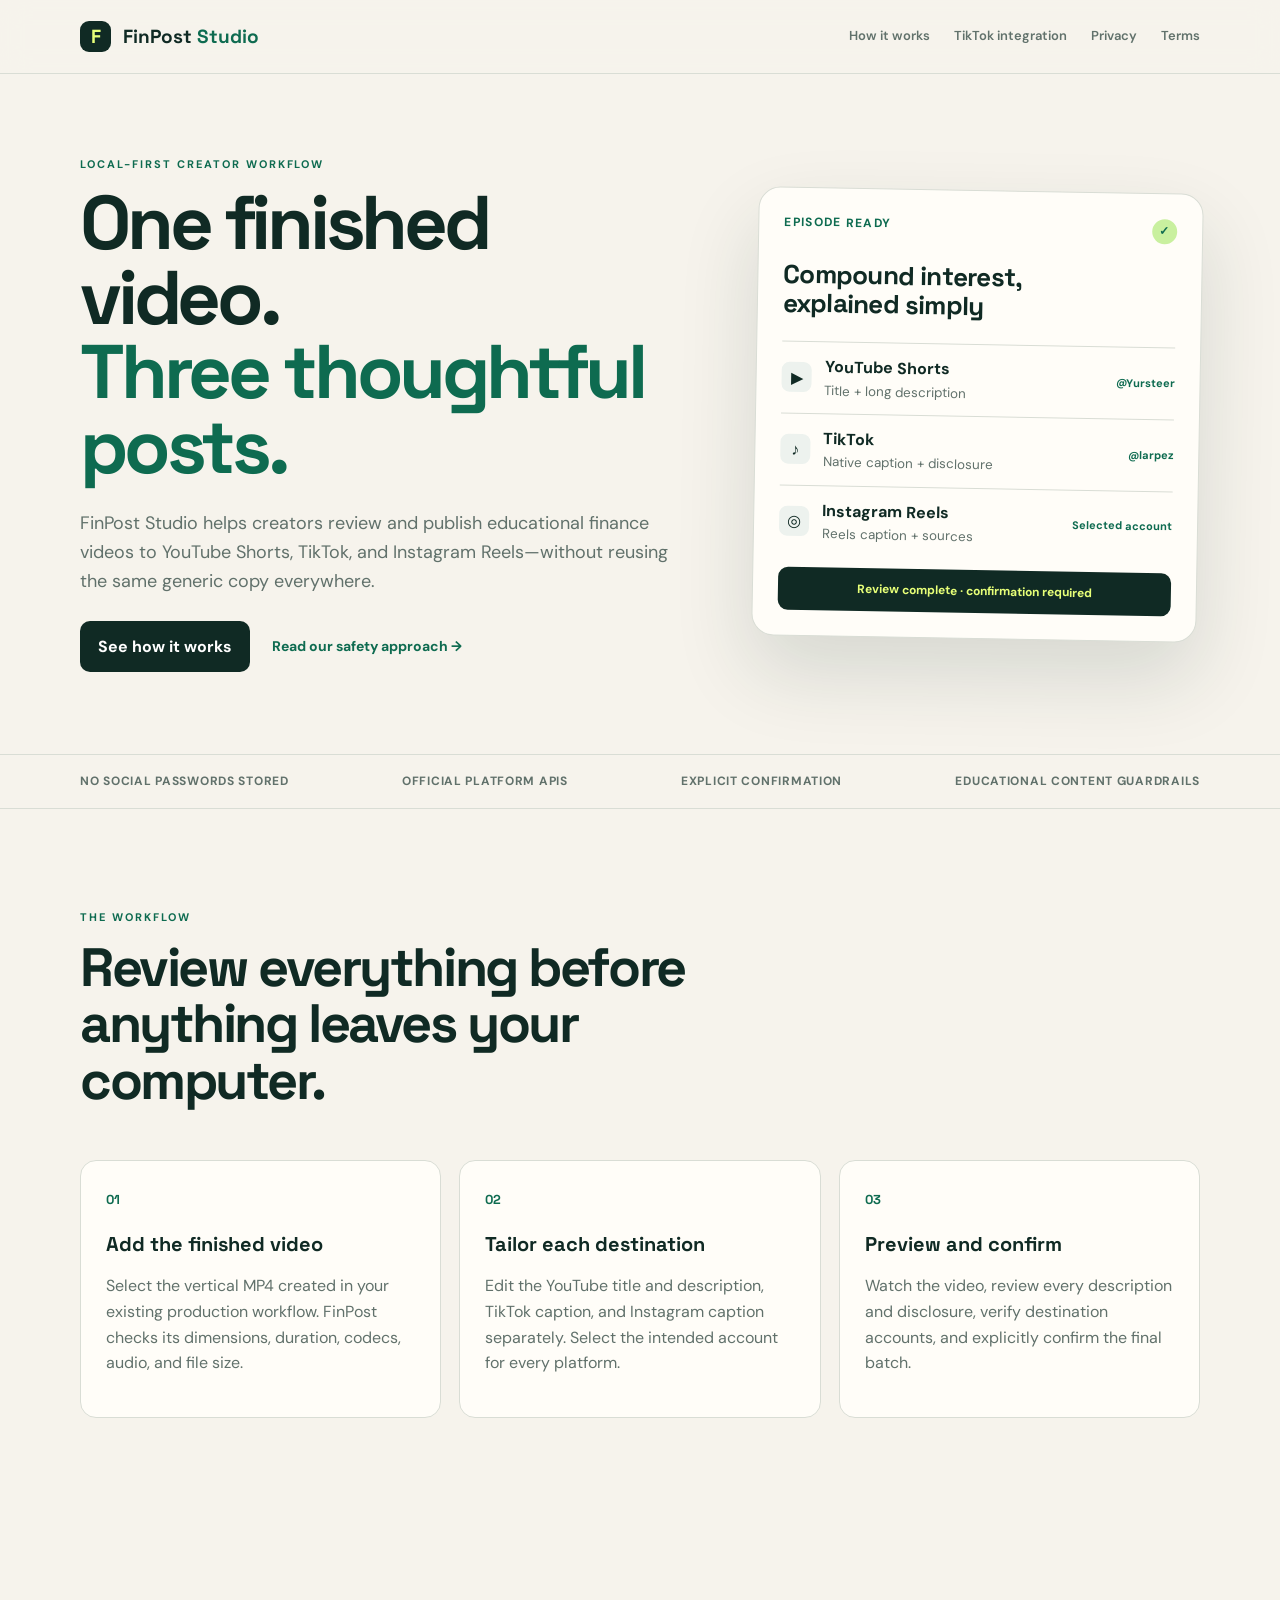
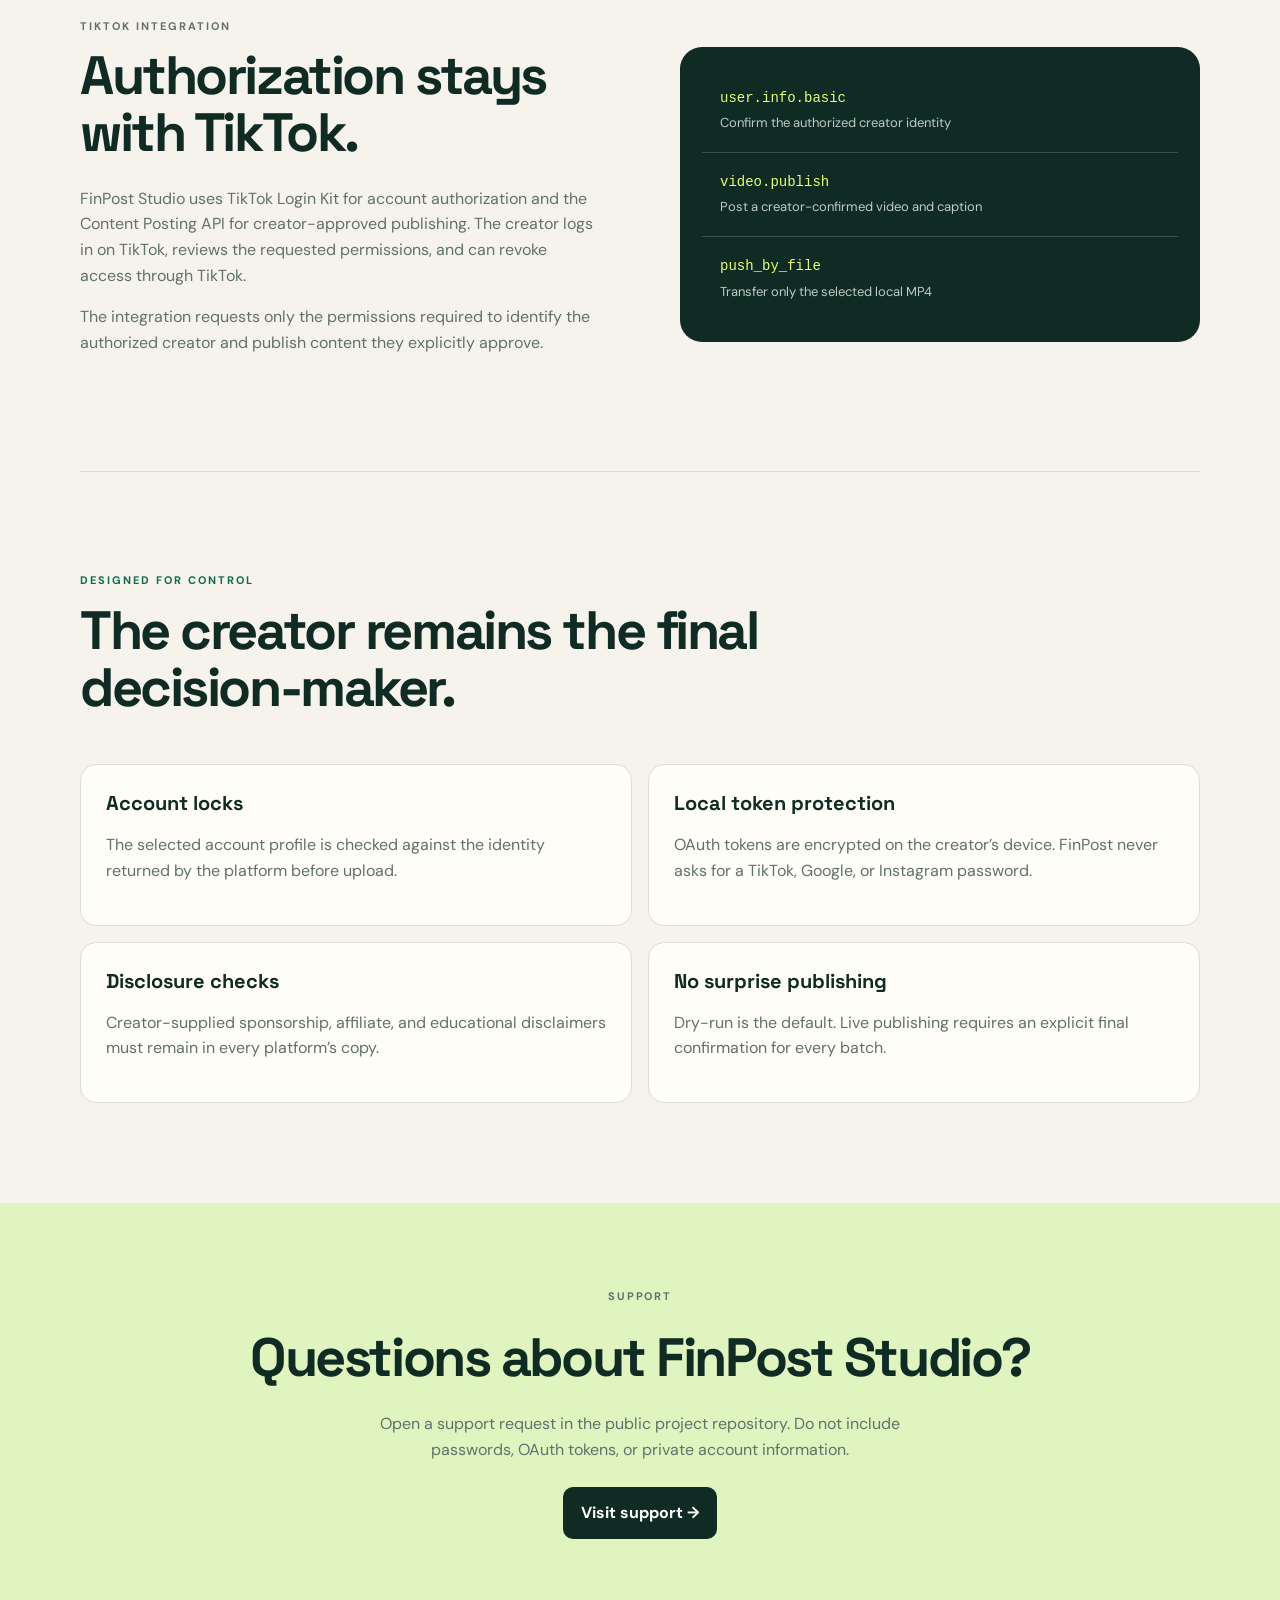
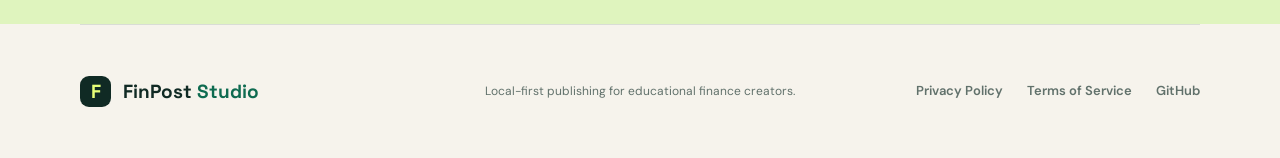
<file: index.html>
<!doctype html>
<html lang="en">
<head>
  <meta charset="utf-8">
  <meta name="viewport" content="width=device-width,initial-scale=1">
  <meta name="description" content="FinPost Studio is a local-first publishing workspace for educational finance videos.">
  <title>FinPost Studio — Publish with confidence</title>
  <link rel="icon" href="favicon.svg" type="image/svg+xml">
  <link rel="preconnect" href="https://fonts.googleapis.com">
  <link rel="preconnect" href="https://fonts.gstatic.com" crossorigin>
  <link href="https://fonts.googleapis.com/css2?family=DM+Sans:wght@400;500;600;700&family=Space+Grotesk:wght@600;700&display=swap" rel="stylesheet">
  <link rel="stylesheet" href="styles.css">
</head>
<body>
  <header class="nav">
    <a class="brand" href="./"><span>F</span> FinPost <em>Studio</em></a>
    <nav aria-label="Main navigation">
      <a href="#how-it-works">How it works</a>
      <a href="#tiktok">TikTok integration</a>
      <a href="privacy.html">Privacy</a>
      <a href="terms.html">Terms</a>
    </nav>
  </header>

  <main>
    <section class="hero">
      <div>
        <p class="eyebrow">LOCAL-FIRST CREATOR WORKFLOW</p>
        <h1>One finished video.<br><strong>Three thoughtful posts.</strong></h1>
        <p class="lead">FinPost Studio helps creators review and publish educational finance videos to YouTube Shorts, TikTok, and Instagram Reels—without reusing the same generic copy everywhere.</p>
        <div class="hero-actions">
          <a class="button" href="#how-it-works">See how it works</a>
          <a class="text-link" href="#safety">Read our safety approach →</a>
        </div>
      </div>
      <div class="workflow-card" aria-label="Example publishing checklist">
        <div class="card-top"><span>Episode ready</span><b>✓</b></div>
        <h2>Compound interest,<br>explained simply</h2>
        <div class="destination"><i class="youtube">▶</i><span><b>YouTube Shorts</b><small>Title + long description</small></span><em>@Yursteer</em></div>
        <div class="destination"><i class="tiktok">♪</i><span><b>TikTok</b><small>Native caption + disclosure</small></span><em>@larpez</em></div>
        <div class="destination"><i class="instagram">◎</i><span><b>Instagram Reels</b><small>Reels caption + sources</small></span><em>Selected account</em></div>
        <div class="confirm">Review complete · confirmation required</div>
      </div>
    </section>

    <section class="trust-strip" aria-label="Product principles">
      <span>No social passwords stored</span><span>Official platform APIs</span><span>Explicit confirmation</span><span>Educational content guardrails</span>
    </section>

    <section id="how-it-works" class="section">
      <div class="section-heading"><p class="eyebrow">THE WORKFLOW</p><h2>Review everything before anything leaves your computer.</h2></div>
      <div class="steps-grid">
        <article><b>01</b><h3>Add the finished video</h3><p>Select the vertical MP4 created in your existing production workflow. FinPost checks its dimensions, duration, codecs, audio, and file size.</p></article>
        <article><b>02</b><h3>Tailor each destination</h3><p>Edit the YouTube title and description, TikTok caption, and Instagram caption separately. Select the intended account for every platform.</p></article>
        <article><b>03</b><h3>Preview and confirm</h3><p>Watch the video, review every description and disclosure, verify destination accounts, and explicitly confirm the final batch.</p></article>
      </div>
    </section>

    <section id="tiktok" class="section split">
      <div>
        <p class="eyebrow">TIKTOK INTEGRATION</p>
        <h2>Authorization stays with TikTok.</h2>
        <p>FinPost Studio uses TikTok Login Kit for account authorization and the Content Posting API for creator-approved publishing. The creator logs in on TikTok, reviews the requested permissions, and can revoke access through TikTok.</p>
        <p>The integration requests only the permissions required to identify the authorized creator and publish content they explicitly approve.</p>
      </div>
      <div class="permission-card">
        <div><code>user.info.basic</code><span>Confirm the authorized creator identity</span></div>
        <div><code>video.publish</code><span>Post a creator-confirmed video and caption</span></div>
        <div><code>push_by_file</code><span>Transfer only the selected local MP4</span></div>
      </div>
    </section>

    <section id="safety" class="section safety-section">
      <div class="section-heading"><p class="eyebrow">DESIGNED FOR CONTROL</p><h2>The creator remains the final decision-maker.</h2></div>
      <div class="safety-grid">
        <article><h3>Account locks</h3><p>The selected account profile is checked against the identity returned by the platform before upload.</p></article>
        <article><h3>Local token protection</h3><p>OAuth tokens are encrypted on the creator’s device. FinPost never asks for a TikTok, Google, or Instagram password.</p></article>
        <article><h3>Disclosure checks</h3><p>Creator-supplied sponsorship, affiliate, and educational disclaimers must remain in every platform’s copy.</p></article>
        <article><h3>No surprise publishing</h3><p>Dry-run is the default. Live publishing requires an explicit final confirmation for every batch.</p></article>
      </div>
    </section>

    <section class="contact">
      <p class="eyebrow">SUPPORT</p>
      <h2>Questions about FinPost Studio?</h2>
      <p>Open a support request in the public project repository. Do not include passwords, OAuth tokens, or private account information.</p>
      <a class="button" href="https://github.com/andrewyur-dev/finpost-studio/issues" rel="noreferrer">Visit support →</a>
    </section>
  </main>

  <footer><a class="brand" href="./"><span>F</span> FinPost <em>Studio</em></a><p>Local-first publishing for educational finance creators.</p><nav><a href="privacy.html">Privacy Policy</a><a href="terms.html">Terms of Service</a><a href="https://github.com/andrewyur-dev/finpost-studio">GitHub</a></nav></footer>
</body>
</html>
</file>
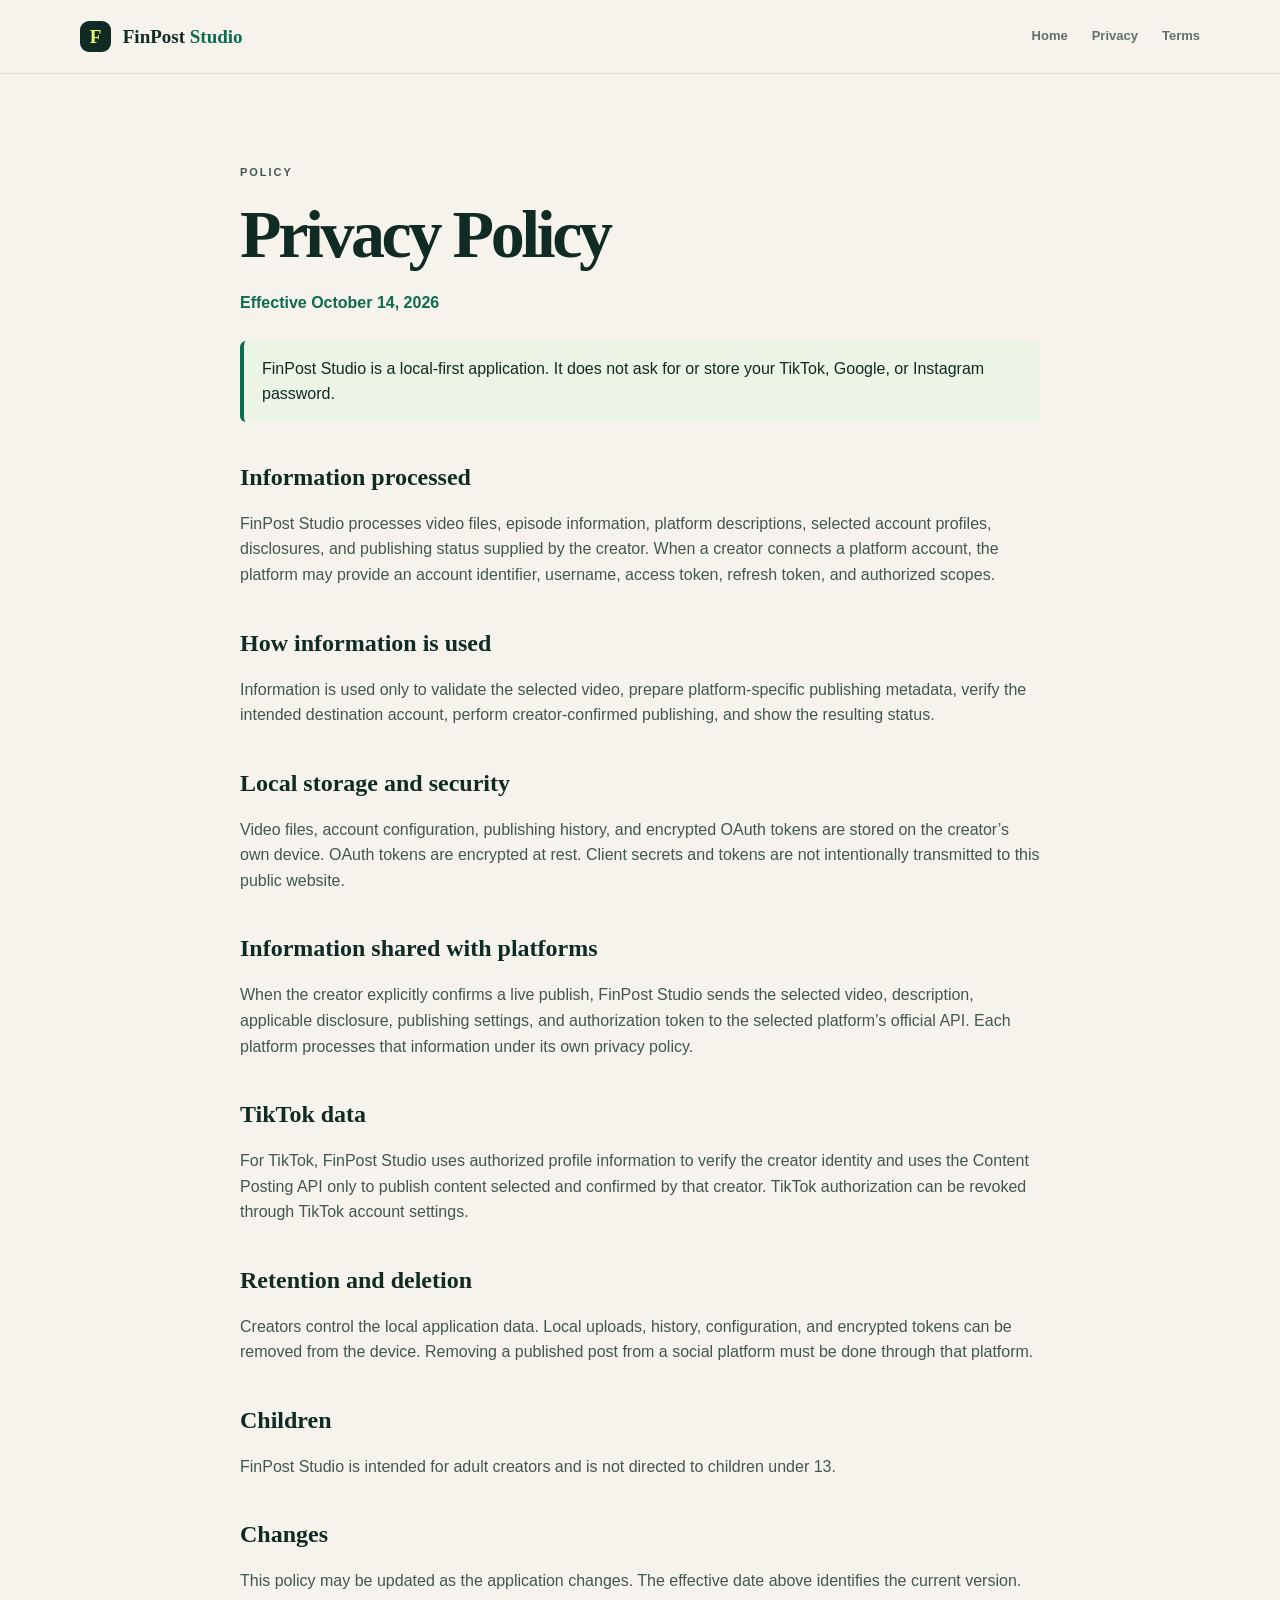
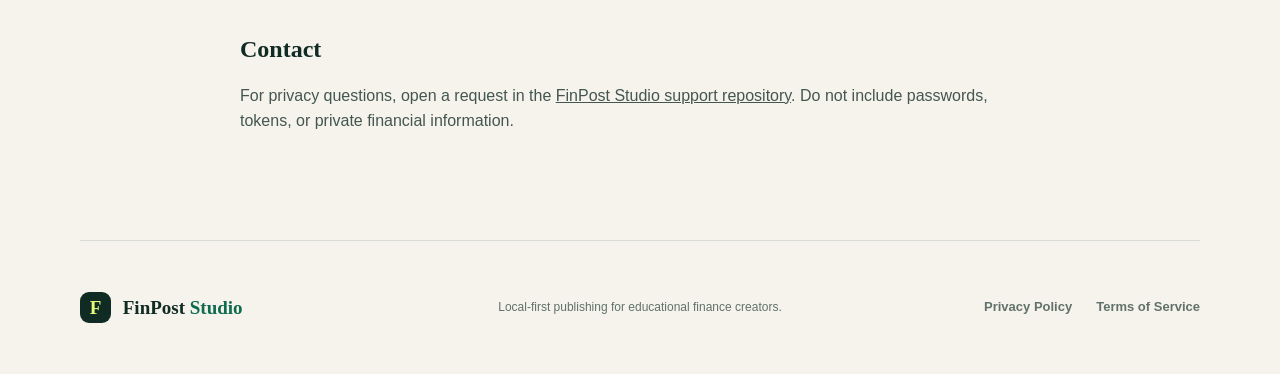
<file: privacy.html>
<!doctype html><html lang="en"><head><meta charset="utf-8"><meta name="viewport" content="width=device-width,initial-scale=1"><meta name="description" content="FinPost Studio Privacy Policy"><title>Privacy Policy — FinPost Studio</title><link rel="icon" href="favicon.svg" type="image/svg+xml"><link rel="stylesheet" href="styles.css"></head><body><header class="nav"><a class="brand" href="./"><span>F</span> FinPost <em>Studio</em></a><nav><a href="./">Home</a><a href="privacy.html">Privacy</a><a href="terms.html">Terms</a></nav></header><main class="policy"><p class="eyebrow">POLICY</p><h1>Privacy Policy</h1><p class="updated">Effective October 14, 2026</p><div class="notice">FinPost Studio is a local-first application. It does not ask for or store your TikTok, Google, or Instagram password.</div><h2>Information processed</h2><p>FinPost Studio processes video files, episode information, platform descriptions, selected account profiles, disclosures, and publishing status supplied by the creator. When a creator connects a platform account, the platform may provide an account identifier, username, access token, refresh token, and authorized scopes.</p><h2>How information is used</h2><p>Information is used only to validate the selected video, prepare platform-specific publishing metadata, verify the intended destination account, perform creator-confirmed publishing, and show the resulting status.</p><h2>Local storage and security</h2><p>Video files, account configuration, publishing history, and encrypted OAuth tokens are stored on the creator’s own device. OAuth tokens are encrypted at rest. Client secrets and tokens are not intentionally transmitted to this public website.</p><h2>Information shared with platforms</h2><p>When the creator explicitly confirms a live publish, FinPost Studio sends the selected video, description, applicable disclosure, publishing settings, and authorization token to the selected platform’s official API. Each platform processes that information under its own privacy policy.</p><h2>TikTok data</h2><p>For TikTok, FinPost Studio uses authorized profile information to verify the creator identity and uses the Content Posting API only to publish content selected and confirmed by that creator. TikTok authorization can be revoked through TikTok account settings.</p><h2>Retention and deletion</h2><p>Creators control the local application data. Local uploads, history, configuration, and encrypted tokens can be removed from the device. Removing a published post from a social platform must be done through that platform.</p><h2>Children</h2><p>FinPost Studio is intended for adult creators and is not directed to children under 13.</p><h2>Changes</h2><p>This policy may be updated as the application changes. The effective date above identifies the current version.</p><h2>Contact</h2><p>For privacy questions, open a request in the <a href="https://github.com/andrewyur-dev/finpost-studio/issues">FinPost Studio support repository</a>. Do not include passwords, tokens, or private financial information.</p></main><footer><a class="brand" href="./"><span>F</span> FinPost <em>Studio</em></a><p>Local-first publishing for educational finance creators.</p><nav><a href="privacy.html">Privacy Policy</a><a href="terms.html">Terms of Service</a></nav></footer></body></html>
</file>
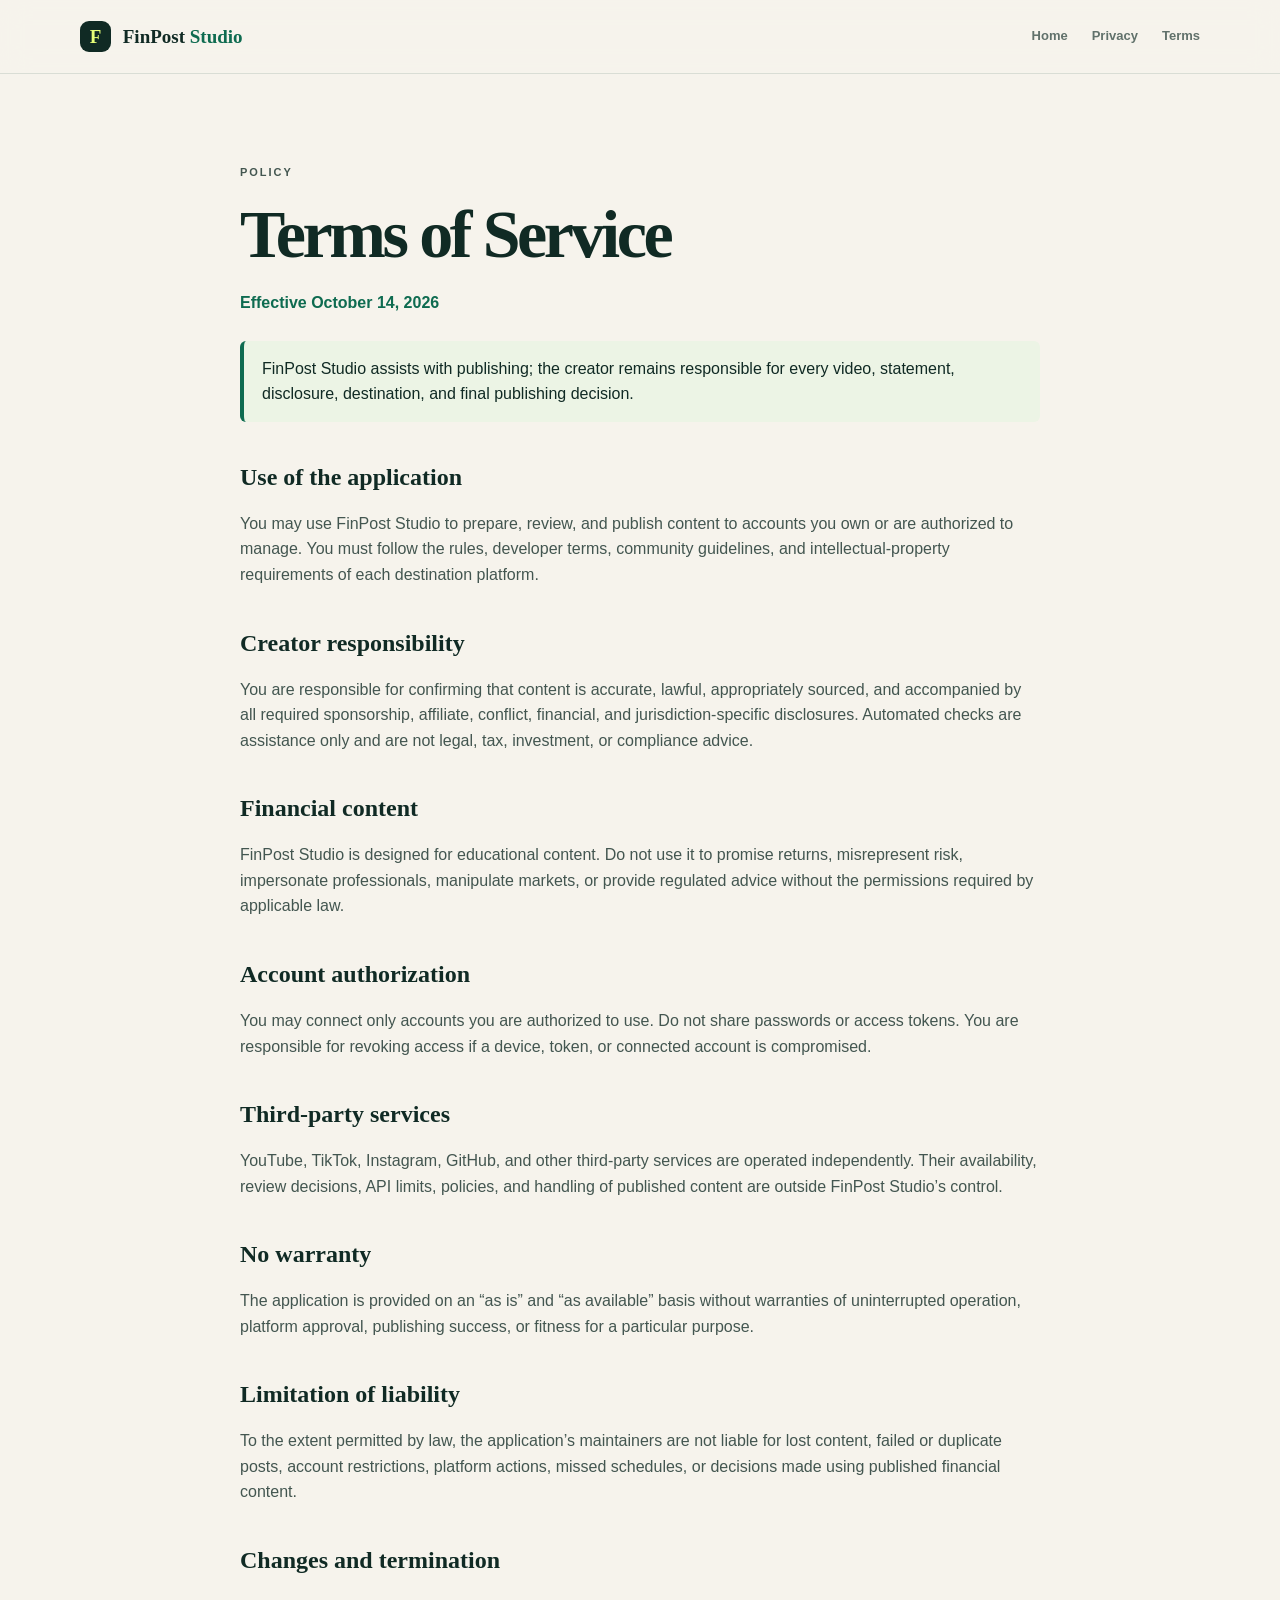
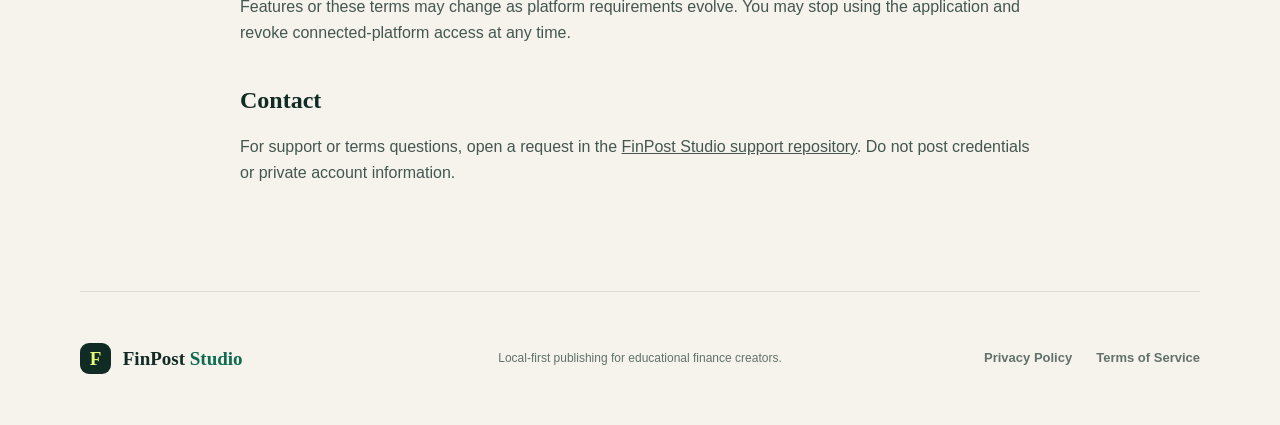
<file: terms.html>
<!doctype html><html lang="en"><head><meta charset="utf-8"><meta name="viewport" content="width=device-width,initial-scale=1"><meta name="description" content="FinPost Studio Terms of Service"><title>Terms of Service — FinPost Studio</title><link rel="icon" href="favicon.svg" type="image/svg+xml"><link rel="stylesheet" href="styles.css"></head><body><header class="nav"><a class="brand" href="./"><span>F</span> FinPost <em>Studio</em></a><nav><a href="./">Home</a><a href="privacy.html">Privacy</a><a href="terms.html">Terms</a></nav></header><main class="policy"><p class="eyebrow">POLICY</p><h1>Terms of Service</h1><p class="updated">Effective October 14, 2026</p><div class="notice">FinPost Studio assists with publishing; the creator remains responsible for every video, statement, disclosure, destination, and final publishing decision.</div><h2>Use of the application</h2><p>You may use FinPost Studio to prepare, review, and publish content to accounts you own or are authorized to manage. You must follow the rules, developer terms, community guidelines, and intellectual-property requirements of each destination platform.</p><h2>Creator responsibility</h2><p>You are responsible for confirming that content is accurate, lawful, appropriately sourced, and accompanied by all required sponsorship, affiliate, conflict, financial, and jurisdiction-specific disclosures. Automated checks are assistance only and are not legal, tax, investment, or compliance advice.</p><h2>Financial content</h2><p>FinPost Studio is designed for educational content. Do not use it to promise returns, misrepresent risk, impersonate professionals, manipulate markets, or provide regulated advice without the permissions required by applicable law.</p><h2>Account authorization</h2><p>You may connect only accounts you are authorized to use. Do not share passwords or access tokens. You are responsible for revoking access if a device, token, or connected account is compromised.</p><h2>Third-party services</h2><p>YouTube, TikTok, Instagram, GitHub, and other third-party services are operated independently. Their availability, review decisions, API limits, policies, and handling of published content are outside FinPost Studio’s control.</p><h2>No warranty</h2><p>The application is provided on an “as is” and “as available” basis without warranties of uninterrupted operation, platform approval, publishing success, or fitness for a particular purpose.</p><h2>Limitation of liability</h2><p>To the extent permitted by law, the application’s maintainers are not liable for lost content, failed or duplicate posts, account restrictions, platform actions, missed schedules, or decisions made using published financial content.</p><h2>Changes and termination</h2><p>Features or these terms may change as platform requirements evolve. You may stop using the application and revoke connected-platform access at any time.</p><h2>Contact</h2><p>For support or terms questions, open a request in the <a href="https://github.com/andrewyur-dev/finpost-studio/issues">FinPost Studio support repository</a>. Do not post credentials or private account information.</p></main><footer><a class="brand" href="./"><span>F</span> FinPost <em>Studio</em></a><p>Local-first publishing for educational finance creators.</p><nav><a href="privacy.html">Privacy Policy</a><a href="terms.html">Terms of Service</a></nav></footer></body></html>
</file>
<file: styles.css>
:root{--ink:#102a24;--green:#0e6b50;--lime:#e7ff78;--mint:#c9f09f;--cream:#f6f3ec;--card:#fffdf8;--line:#d9ddd5;--muted:#61716b}*{box-sizing:border-box}html{scroll-behavior:smooth}body{margin:0;background:var(--cream);color:var(--ink);font:16px/1.6 "DM Sans",sans-serif}a{color:inherit}.nav{height:74px;display:flex;justify-content:space-between;align-items:center;padding:0 max(24px,calc((100vw - 1120px)/2));border-bottom:1px solid var(--line);background:rgba(246,243,236,.92);backdrop-filter:blur(14px);position:sticky;top:0;z-index:5}.brand{font:700 19px "Space Grotesk";text-decoration:none}.brand span{display:inline-grid;place-items:center;width:31px;height:31px;border-radius:9px;background:var(--ink);color:var(--lime);margin-right:7px}.brand em{font-style:normal;color:var(--green)}.nav nav,.nav nav a,footer nav{display:flex;gap:24px}.nav nav a,footer nav a{font-size:13px;font-weight:600;text-decoration:none;color:var(--muted)}.nav nav a:hover,footer nav a:hover{color:var(--green)}main{overflow:hidden}.hero{width:min(1120px,calc(100% - 40px));margin:auto;min-height:680px;display:grid;grid-template-columns:1.15fr .85fr;align-items:center;gap:72px;padding:70px 0}.eyebrow{font-size:11px;letter-spacing:.18em;color:var(--green);font-weight:700;margin:0 0 13px}.hero h1{font:700 clamp(48px,6vw,76px)/.98 "Space Grotesk";letter-spacing:-.055em;margin:0}.hero h1 strong{color:var(--green)}.lead{font-size:18px;color:var(--muted);max-width:650px;margin:25px 0}.hero-actions{display:flex;align-items:center;gap:22px}.button{display:inline-block;background:var(--ink);color:white;text-decoration:none;font-weight:700;border-radius:10px;padding:13px 18px}.text-link{font-weight:700;color:var(--green);text-decoration:none;font-size:14px}.workflow-card{background:var(--card);border:1px solid var(--line);border-radius:22px;padding:25px;box-shadow:0 35px 80px rgba(18,50,40,.14);transform:rotate(1deg)}.card-top{display:flex;justify-content:space-between;color:var(--green);font-size:12px;font-weight:700;text-transform:uppercase;letter-spacing:.11em}.card-top b{display:grid;place-items:center;width:25px;height:25px;border-radius:50%;background:var(--mint)}.workflow-card h2{font:700 26px/1.15 "Space Grotesk";letter-spacing:-.03em}.destination{display:grid;grid-template-columns:32px 1fr auto;align-items:center;gap:11px;padding:12px 0;border-top:1px solid var(--line)}.destination i{display:grid;place-items:center;width:30px;height:30px;border-radius:8px;background:#edf2ee;font-style:normal}.destination span{display:flex;flex-direction:column}.destination small{color:var(--muted)}.destination em{font-style:normal;font-size:11px;color:var(--green);font-weight:700}.confirm{background:var(--ink);color:var(--lime);border-radius:10px;padding:12px;text-align:center;font-size:12px;font-weight:700;margin-top:10px}.trust-strip{border-block:1px solid var(--line);padding:17px max(24px,calc((100vw - 1120px)/2));display:flex;justify-content:space-between;gap:20px;color:var(--muted);font-size:12px;font-weight:700;text-transform:uppercase;letter-spacing:.06em}.section{width:min(1120px,calc(100% - 40px));margin:auto;padding:100px 0}.section-heading{max-width:720px}.section h2,.contact h2{font:700 clamp(34px,5vw,54px)/1.05 "Space Grotesk";letter-spacing:-.045em;margin:0 0 24px}.steps-grid{display:grid;grid-template-columns:repeat(3,1fr);gap:18px;margin-top:50px}.steps-grid article,.safety-grid article{background:var(--card);border:1px solid var(--line);border-radius:16px;padding:25px}.steps-grid article>b{color:var(--green);font:700 13px "Space Grotesk"}.steps-grid h3,.safety-grid h3{font:700 20px "Space Grotesk";margin:20px 0 8px}.steps-grid p,.safety-grid p,.split p,.contact p{color:var(--muted)}.split{display:grid;grid-template-columns:1fr 1fr;gap:80px;align-items:center}.permission-card{background:var(--ink);color:white;border-radius:22px;padding:22px}.permission-card>div{display:flex;flex-direction:column;gap:4px;padding:18px;border-bottom:1px solid #3a5149}.permission-card>div:last-child{border:0}.permission-card code{color:var(--lime);font-size:14px}.permission-card span{color:#c0cbc7;font-size:13px}.safety-section{border-top:1px solid var(--line)}.safety-grid{display:grid;grid-template-columns:1fr 1fr;gap:16px;margin-top:48px}.safety-grid h3{margin-top:0}.contact{text-align:center;background:#dff4be;padding:85px 20px}.contact p{max-width:600px;margin:0 auto 25px}footer{width:min(1120px,calc(100% - 40px));margin:auto;padding:45px 0;display:grid;grid-template-columns:1fr 1fr 1fr;align-items:center;border-top:1px solid var(--line)}footer>p{text-align:center;color:var(--muted);font-size:12px}footer nav{justify-content:flex-end}.policy{width:min(800px,calc(100% - 40px));margin:auto;padding:90px 0}.policy h1{font:700 clamp(44px,7vw,68px) "Space Grotesk";letter-spacing:-.05em;margin:.2em 0}.policy h2{font:700 24px "Space Grotesk";margin-top:42px}.policy p,.policy li{color:#435650}.policy .updated{color:var(--green);font-weight:700}.notice{background:#ecf4e5;border-left:4px solid var(--green);padding:15px 18px;border-radius:6px;margin:25px 0}@media(max-width:800px){.nav nav{display:none}.hero,.split{grid-template-columns:1fr}.hero{padding:55px 0;gap:45px}.steps-grid,.safety-grid{grid-template-columns:1fr}.trust-strip{overflow:auto;justify-content:flex-start;white-space:nowrap}.section{padding:70px 0}.all-post-preview{grid-template-columns:1fr}footer{grid-template-columns:1fr;gap:18px;text-align:center}footer>p{text-align:center}footer nav{justify-content:center;flex-wrap:wrap}.workflow-card{transform:none}}
</file>
